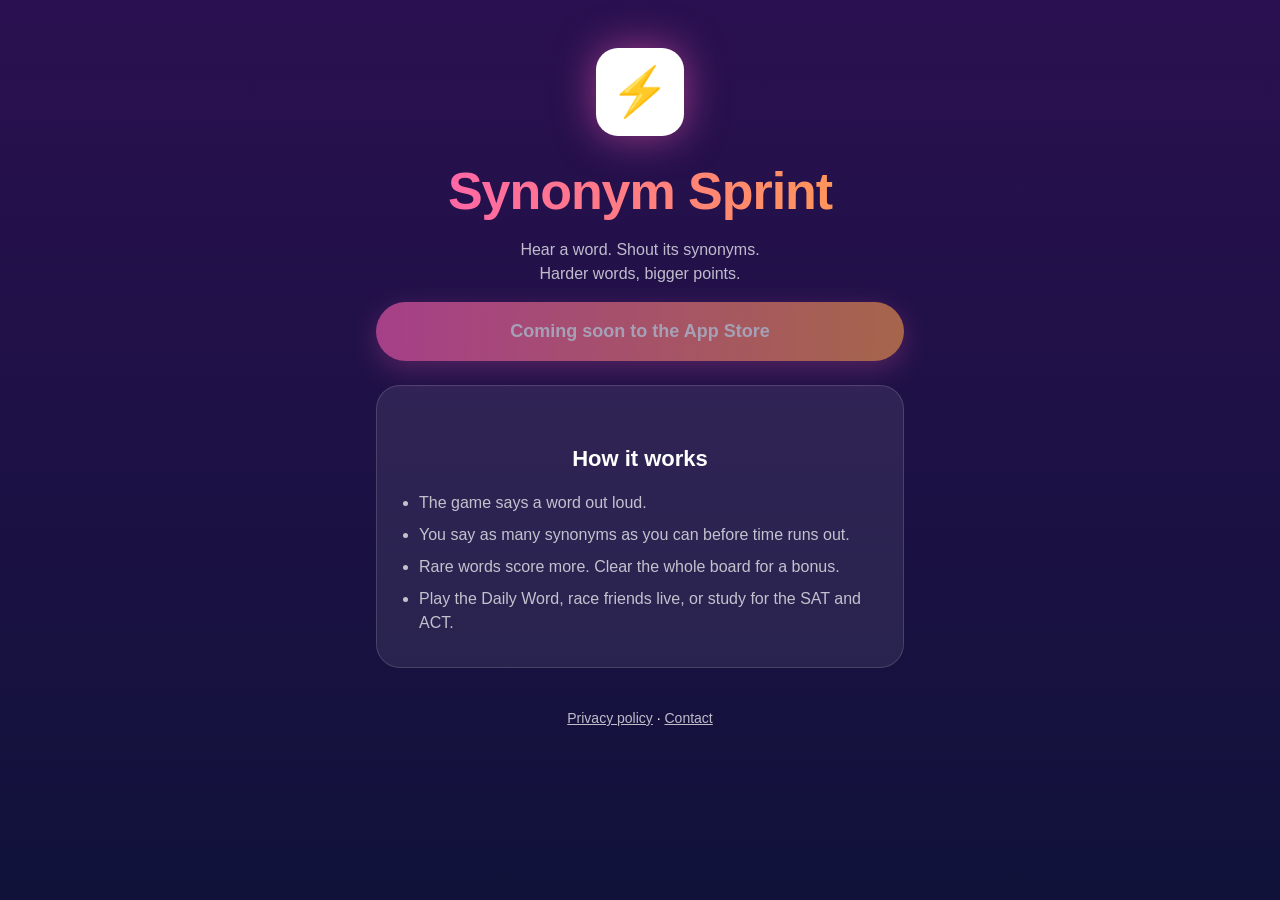
<file: index.html>
<!doctype html>
<html lang="en">
<head>
  <meta charset="utf-8">
  <meta name="viewport" content="width=device-width, initial-scale=1">
  <title>Synonym Sprint</title>
  <meta name="description" content="Hear a word. Shout its synonyms. Harder words, bigger points. A fast voice word game for iPhone.">
  <link rel="stylesheet" href="/style.css">
</head>
<body>
  <main>
    <div class="logo" aria-hidden="true">⚡️</div>
    <h1>Synonym Sprint</h1>
    <p>Hear a word. Shout its synonyms.<br>Harder words, bigger points.</p>

    <a id="get-app" class="button" href="#">Get it on the App Store</a>

    <div class="card">
      <h2>How it works</h2>
      <ul class="steps">
        <li>The game says a word out loud.</li>
        <li>You say as many synonyms as you can before time runs out.</li>
        <li>Rare words score more. Clear the whole board for a bonus.</li>
        <li>Play the Daily Word, race friends live, or study for the SAT and ACT.</li>
      </ul>
    </div>

    <footer>
      <a href="/privacy/">Privacy policy</a> · <a href="mailto:synonymsprint@gmail.com">Contact</a>
    </footer>
  </main>

  <script src="/config.js"></script>
  <script>
    const link = document.getElementById("get-app");
    if (window.SYNONYM_SPRINT.appStoreURL) {
      link.href = window.SYNONYM_SPRINT.appStoreURL;
    } else {
      link.textContent = "Coming soon to the App Store";
      link.setAttribute("aria-disabled", "true");
    }
  </script>
</body>
</html>
</file>
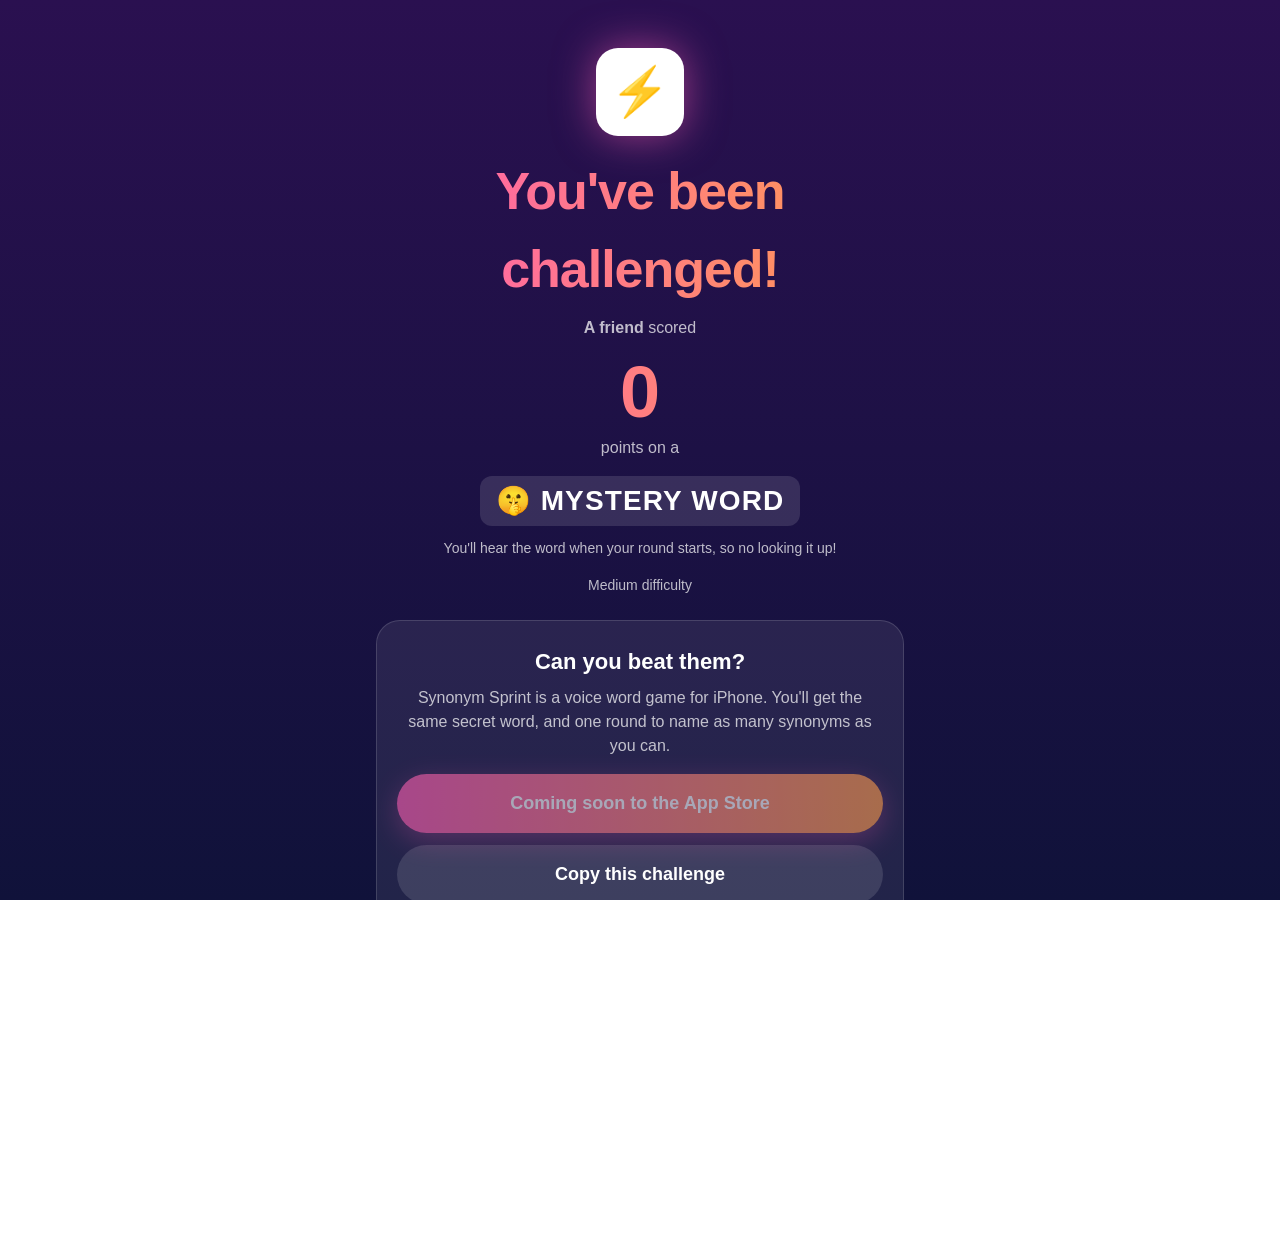
<file: c/index.html>
<!doctype html>
<html lang="en">
<head>
  <meta charset="utf-8">
  <meta name="viewport" content="width=device-width, initial-scale=1">
  <title>You've been challenged · Synonym Sprint</title>
  <meta name="description" content="A friend challenged you to Synonym Sprint. Name more synonyms than they did.">
  <link rel="stylesheet" href="/style.css">
</head>
<body>
  <!-- People who have the app never see this page: the link opens the app directly.
       Everyone else lands here and is shown how to get the app and keep the challenge. -->
  <main>
    <div class="logo" aria-hidden="true">⚡️</div>
    <h1>You've been challenged!</h1>
    <p><strong id="name">A friend</strong> scored</p>
    <div class="score" id="score">?</div>
    <p>points on a</p>
    <div class="word">🤫 Mystery word</div>
    <p class="small" style="margin-top: 12px;">You'll hear the word when your round starts, so no looking it up!</p>
    <p class="small" id="difficulty" style="margin-top: 12px;"></p>

    <div class="card">
      <h2 style="margin-top: 0;">Can you beat them?</h2>
      <p>Synonym Sprint is a voice word game for iPhone. You'll get the same secret word, and one round to name as many synonyms as you can.</p>
      <a id="get-app" class="button" href="#">Get Synonym Sprint</a>
      <button id="copy" class="button secondary" type="button">Copy this challenge</button>
      <ol class="steps">
        <li>Tap <strong>Copy this challenge</strong>.</li>
        <li>Install Synonym Sprint and open it.</li>
        <li>On the home screen, tap <strong>Paste</strong> next to “Got a challenge?”</li>
      </ol>
    </div>

    <a id="open" class="button secondary" href="#">Already have the app? Open the challenge</a>

    <footer>
      <a href="/">About Synonym Sprint</a> · <a href="/privacy/">Privacy policy</a>
    </footer>
  </main>

  <script src="/config.js"></script>
  <script>
    const params = new URLSearchParams(location.search);
    const name = params.get("n") || "A friend";
    const score = Number(params.get("s") || 0);
    const difficulty = params.get("d") || "medium";

    // textContent keeps anything odd in the link from being treated as page code.
    document.getElementById("name").textContent = name;
    document.getElementById("score").textContent = score.toLocaleString("en-US");
    document.getElementById("difficulty").textContent =
      difficulty.charAt(0).toUpperCase() + difficulty.slice(1) + " difficulty";
    document.title = name + " challenged you · Synonym Sprint";

    // Opens the app straight to this challenge for people who already have it.
    document.getElementById("open").href = "synonymsprint://challenge" + location.search;

    const getApp = document.getElementById("get-app");
    if (window.SYNONYM_SPRINT.appStoreURL) {
      getApp.href = window.SYNONYM_SPRINT.appStoreURL;
    } else {
      getApp.textContent = "Coming soon to the App Store";
      getApp.setAttribute("aria-disabled", "true");
    }

    // The app's Paste button reads the challenge from this copied link.
    const copy = document.getElementById("copy");
    copy.addEventListener("click", async () => {
      const text = name + " challenged you in Synonym Sprint: " + location.href;
      try {
        await navigator.clipboard.writeText(text);
        copy.textContent = "Copied! Now get the app";
      } catch {
        copy.textContent = "Press and hold the address bar to copy the link";
      }
    });
  </script>
</body>
</html>
</file>
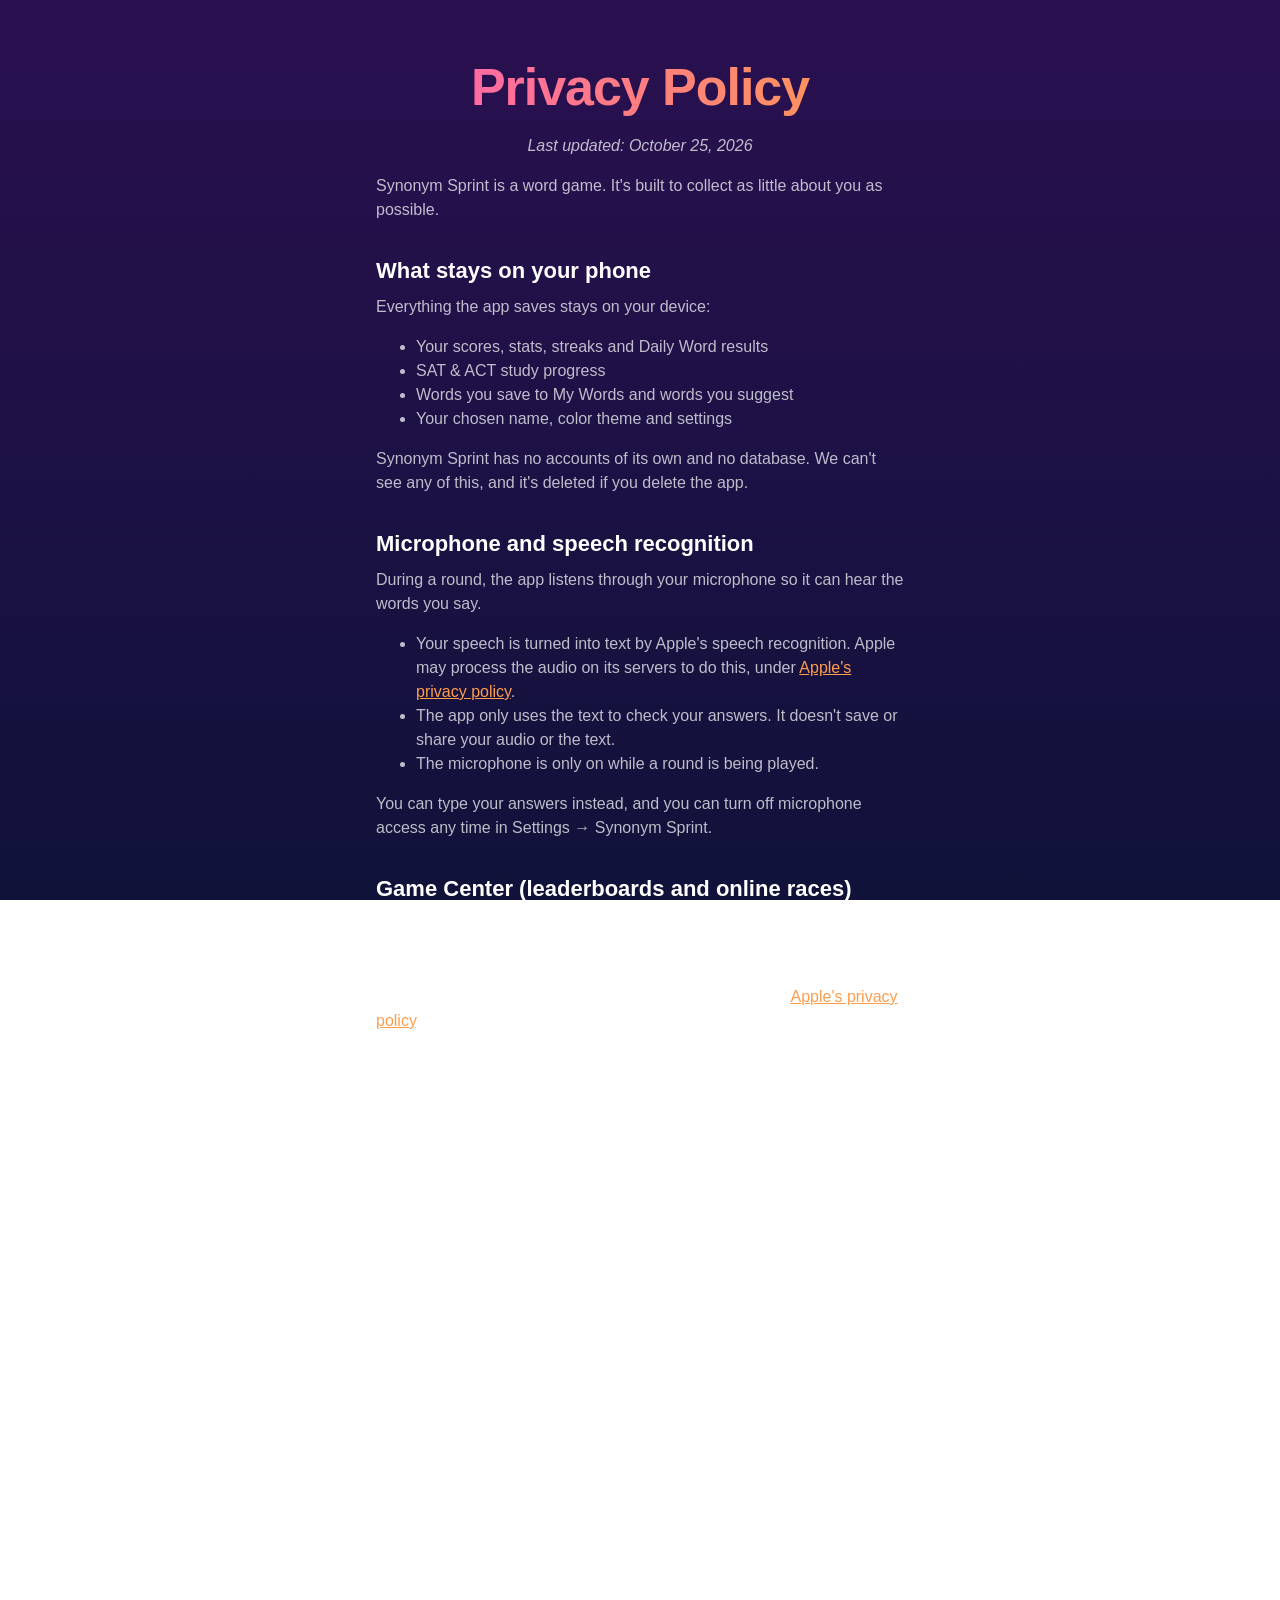
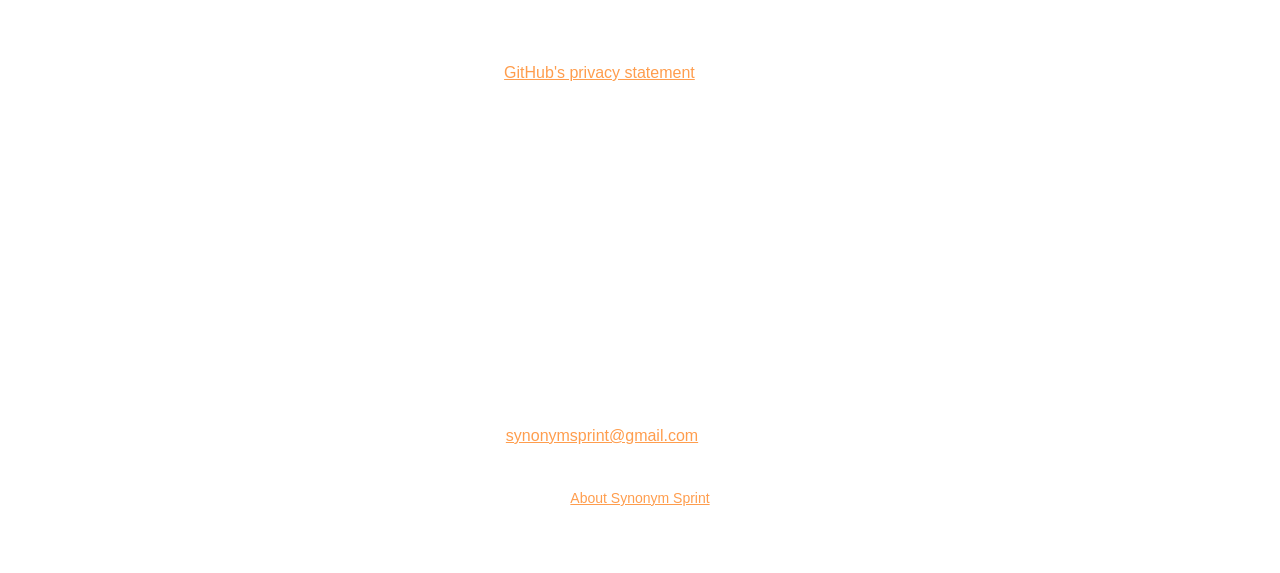
<file: privacy/index.html>
<!doctype html>
<html lang="en">
<head>
  <meta charset="utf-8">
  <meta name="viewport" content="width=device-width, initial-scale=1">
  <title>Privacy Policy · Synonym Sprint</title>
  <link rel="stylesheet" href="/style.css">
</head>
<body>
  <main class="document">
    <h1>Privacy Policy</h1>
    <p style="text-align: center;"><em>Last updated: October 25, 2026</em></p>

    <p>Synonym Sprint is a word game. It's built to collect as little about you as possible.</p>

    <h2>What stays on your phone</h2>
    <p>Everything the app saves stays on your device:</p>
    <ul>
      <li>Your scores, stats, streaks and Daily Word results</li>
      <li>SAT &amp; ACT study progress</li>
      <li>Words you save to My Words and words you suggest</li>
      <li>Your chosen name, color theme and settings</li>
    </ul>
    <p>Synonym Sprint has no accounts of its own and no database. We can't see any of this, and it's deleted if you delete the app.</p>

    <h2>Microphone and speech recognition</h2>
    <p>During a round, the app listens through your microphone so it can hear the words you say.</p>
    <ul>
      <li>Your speech is turned into text by Apple's speech recognition. Apple may process the audio on its servers to do this, under <a href="https://www.apple.com/legal/privacy/">Apple's privacy policy</a>.</li>
      <li>The app only uses the text to check your answers. It doesn't save or share your audio or the text.</li>
      <li>The microphone is only on while a round is being played.</li>
    </ul>
    <p>You can type your answers instead, and you can turn off microphone access any time in Settings → Synonym Sprint.</p>

    <h2>Game Center (leaderboards and online races)</h2>
    <p>If you're signed in to Apple's Game Center, the app posts your scores to Game Center leaderboards, and online Head-to-Head races are run through Game Center. Other players can see your Game Center nickname and scores. Game Center is run by Apple under <a href="https://www.apple.com/legal/privacy/">Apple's privacy policy</a>, and you can sign out or change what others see in Settings → Game Center.</p>

    <h2>Nearby races</h2>
    <p>Head-to-Head with a friend in the same room uses Apple's peer-to-peer networking to connect directly to their phone. Only your chosen name and your race scores and words are sent, and only to that phone.</p>

    <h2>Camera (Party Mode)</h2>
    <p>Party Mode is off unless you turn it on. When it's on, the app records the screen, sound and your front camera during a round so you can make a video clip. The clip stays on your phone unless you choose to save or share it.</p>

    <h2>Sharing and challenge links</h2>
    <p>When you tap Share or Challenge a friend, the app creates a message. It's only sent if you choose where to send it. Challenge links contain the word, your score, your chosen name and the words you found, so the person you send it to can play the same round.</p>

    <h2>This website</h2>
    <p>This website is hosted by GitHub Pages. It has no ads, no tracking and no cookies of its own. GitHub may keep standard server logs, such as IP addresses, under <a href="https://docs.github.com/site-policy/privacy-policies/github-general-privacy-statement">GitHub's privacy statement</a>.</p>

    <h2>Children</h2>
    <p>The app doesn't collect personal information from anyone, including children under 13. Game Center and its settings for children are managed by Apple and by parents through Screen Time.</p>

    <h2>Changes</h2>
    <p>If this policy changes, the new version will be posted on this page with a new date.</p>

    <h2>Contact</h2>
    <p>Questions? Email <a href="mailto:synonymsprint@gmail.com">synonymsprint@gmail.com</a>.</p>

    <footer style="text-align: center;">
      <a href="/">About Synonym Sprint</a>
    </footer>
  </main>
</body>
</html>
</file>
<file: style.css>
/* Shared look for synonymsprint.github.io: the app's dark purple background and pink-to-orange accents. */
:root {
  --bg-top: #2a1050;
  --bg-bottom: #10123a;
  --text: #ffffff;
  --muted: rgba(255, 255, 255, 0.72);
  --card: rgba(255, 255, 255, 0.08);
  --card-line: rgba(255, 255, 255, 0.14);
  --hot: #ff5fb4;
  --warm: #ff9d4d;
  --button-text: #ffffff;
}

* { box-sizing: border-box; }

html, body { margin: 0; padding: 0; }

body {
  min-height: 100vh;
  background: linear-gradient(180deg, var(--bg-top), var(--bg-bottom)) fixed;
  color: var(--text);
  font-family: -apple-system, BlinkMacSystemFont, "SF Pro Rounded", "Segoe UI", Roboto, sans-serif;
  line-height: 1.5;
}

main {
  max-width: 560px;
  margin: 0 auto;
  padding: 48px 16px 64px;
  text-align: center;
}

.logo {
  width: 88px;
  height: 88px;
  margin: 0 auto 16px;
  border-radius: 22px;
  background: #fff;
  display: grid;
  place-items: center;
  font-size: 48px;
  box-shadow: 0 0 40px rgba(255, 95, 180, 0.55);
}

h1 {
  margin: 0 0 8px;
  font-size: clamp(36px, 10vw, 52px);
  font-weight: 900;
  letter-spacing: -0.02em;
  background: linear-gradient(90deg, var(--hot), var(--warm));
  -webkit-background-clip: text;
  background-clip: text;
  color: transparent;
}

h2 { margin: 32px 0 8px; font-size: 22px; }

p { color: var(--muted); margin: 0 0 16px; }

.card {
  background: var(--card);
  border: 1px solid var(--card-line);
  border-radius: 24px;
  padding: 24px 20px;
  margin: 24px 0;
}

.score {
  font-size: clamp(48px, 16vw, 72px);
  font-weight: 900;
  line-height: 1;
  margin: 8px 0;
  background: linear-gradient(90deg, var(--hot), var(--warm));
  -webkit-background-clip: text;
  background-clip: text;
  color: transparent;
}

.word {
  display: inline-block;
  font-size: 28px;
  font-weight: 900;
  letter-spacing: 0.04em;
  text-transform: uppercase;
  padding: 4px 16px;
  border-radius: 12px;
  background: rgba(255, 255, 255, 0.12);
}

.button {
  display: block;
  width: 100%;
  margin: 12px 0 0;
  padding: 16px 20px;
  border: none;
  border-radius: 999px;
  background: linear-gradient(90deg, var(--hot), var(--warm));
  color: var(--button-text);
  font: inherit;
  font-size: 18px;
  font-weight: 800;
  text-decoration: none;
  cursor: pointer;
  box-shadow: 0 8px 28px rgba(255, 95, 180, 0.4);
}

.button.secondary {
  background: rgba(255, 255, 255, 0.12);
  box-shadow: none;
}

.button[aria-disabled="true"] { opacity: 0.6; pointer-events: none; }

.steps { text-align: left; color: var(--muted); padding-left: 22px; margin: 16px 0 0; }
.steps li { margin-bottom: 8px; }

.small { font-size: 14px; }

footer { margin-top: 40px; font-size: 14px; }
footer a { color: var(--muted); }

/* The privacy policy reads as a document, so it's left-aligned. */
.document { text-align: left; }
.document h1 { text-align: center; }
.document p, .document li { color: var(--muted); }
.document a { color: var(--warm); }
</file>
